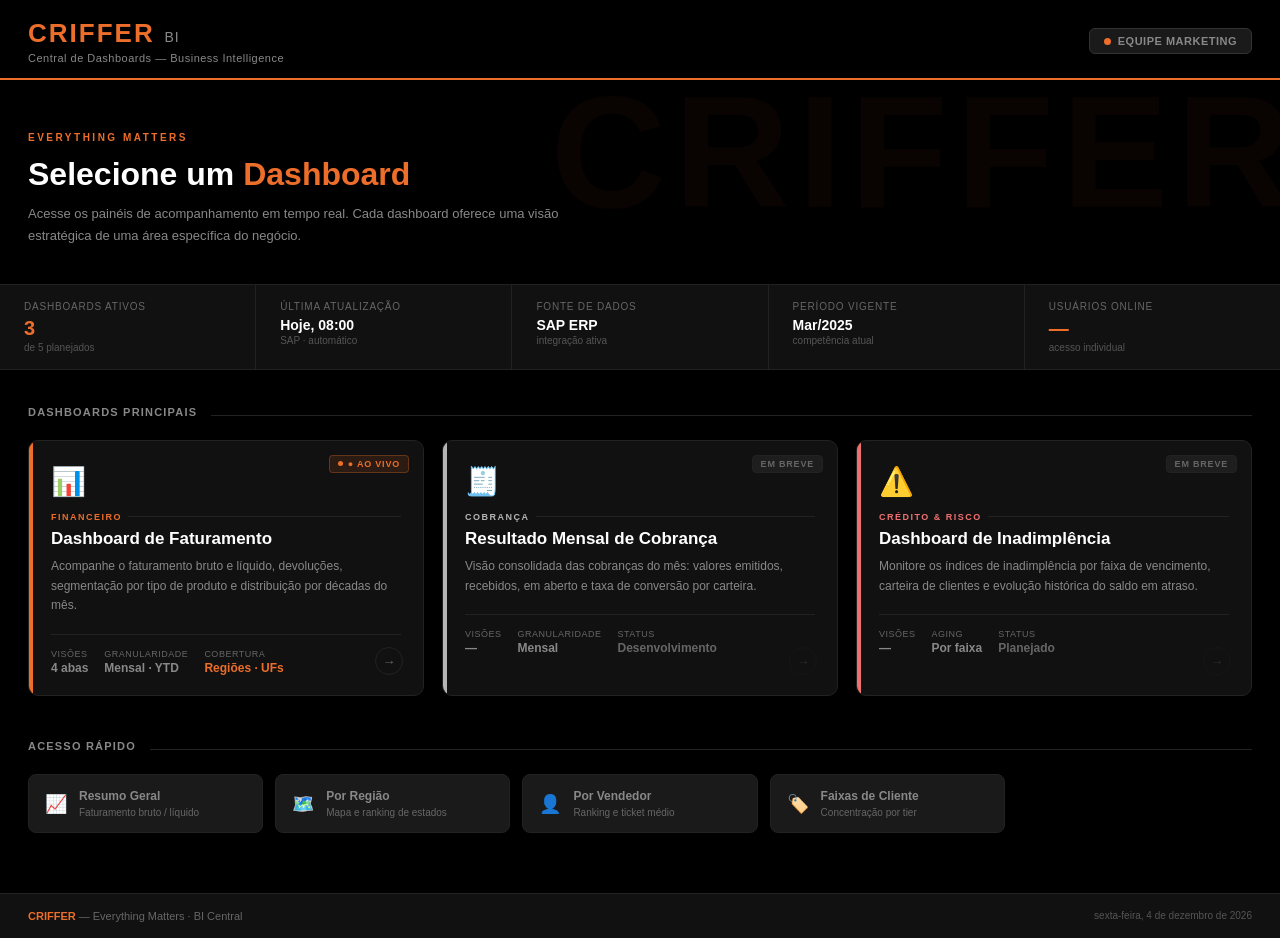
<file: Pagina Inicial/Modelo de pagina inicial.html>
<!DOCTYPE html>
<html lang="pt-BR">
<head>
    <meta charset="UTF-8">
    <meta name="viewport" content="width=device-width, initial-scale=1.0">
    <title>CRIFFER — Central de Dashboards</title>
    <style>
        :root {
            --bg-dash: #000;
            --bg-panel: #111;
            --bg-input: #1a1a1a;
            --border: #222;
            --border-strong: #333;
            --text-main: #fff;
            --text-muted: #888;
            --text-label: #666;
            --text-sub: #555;
            --accent: #ec6e2a;
            --neg: #f07070;
            --gray-bar: #525252;
            --salmon: #ffbb96;
        }

        * { box-sizing: border-box; margin: 0; padding: 0; }

        body {
            background: var(--bg-dash);
            color: var(--text-main);
            font-family: Tahoma, sans-serif;
            min-height: 100vh;
        }

        /* ── HEADER ── */
        .header {
            background: var(--bg-dash);
            border-bottom: 2px solid var(--accent);
            padding: 18px 28px 14px;
            display: flex;
            align-items: center;
            justify-content: space-between;
        }
        .logo {
            font-size: 26px;
            font-weight: 900;
            letter-spacing: 2px;
            color: var(--accent);
            font-family: 'Arial Black', Arial, sans-serif;
            text-transform: uppercase;
        }
        .logo span { color: #fff; }
        .header-sub {
            font-size: 11px;
            color: var(--text-muted);
            margin-top: 3px;
            letter-spacing: 0.5px;
        }
        .header-right {
            display: flex;
            align-items: center;
            gap: 12px;
        }
        .badge-user {
            background: var(--bg-input);
            border: 1px solid var(--border-strong);
            color: var(--text-muted);
            font-size: 11px;
            padding: 6px 14px;
            border-radius: 6px;
            display: flex;
            align-items: center;
            gap: 7px;
            text-transform: uppercase;
            font-weight: 700;
            letter-spacing: 0.5px;
        }
        .badge-user::before {
            content: '';
            width: 7px; height: 7px;
            border-radius: 50%;
            background: var(--accent);
            display: inline-block;
        }

        /* ── HERO SECTION ── */
        .hero {
            padding: 52px 28px 36px;
            border-bottom: 1px solid var(--border);
            position: relative;
            overflow: hidden;
        }
        .hero::before {
            content: 'CRIFFER';
            position: absolute;
            right: -20px;
            top: -20px;
            font-size: 160px;
            font-weight: 900;
            color: rgba(236,110,42,0.04);
            letter-spacing: 8px;
            font-family: 'Arial Black', Arial, sans-serif;
            pointer-events: none;
            user-select: none;
        }
        .hero-eyebrow {
            font-size: 10px;
            color: var(--accent);
            text-transform: uppercase;
            letter-spacing: 2.5px;
            font-weight: 700;
            margin-bottom: 12px;
        }
        .hero-title {
            font-size: 32px;
            font-weight: 700;
            color: #fff;
            line-height: 1.2;
            margin-bottom: 10px;
        }
        .hero-title span { color: var(--accent); }
        .hero-desc {
            font-size: 13px;
            color: var(--text-muted);
            max-width: 560px;
            line-height: 1.7;
        }

        /* ── STATS BAR ── */
        .stats-bar {
            display: flex;
            gap: 0;
            border-bottom: 1px solid var(--border);
            background: var(--bg-panel);
            overflow-x: auto;
        }
        .stat-item {
            flex: 1;
            min-width: 140px;
            padding: 16px 24px;
            border-right: 1px solid var(--border);
            position: relative;
        }
        .stat-item:last-child { border-right: none; }
        .stat-item::before {
            content: '';
            position: absolute;
            top: 0; left: 0;
            width: 100%; height: 2px;
            background: transparent;
            transition: background 0.3s;
        }
        .stat-item:hover::before { background: var(--accent); }
        .stat-label {
            font-size: 10px;
            color: var(--text-label);
            text-transform: uppercase;
            letter-spacing: 0.8px;
            margin-bottom: 5px;
        }
        .stat-value {
            font-size: 20px;
            font-weight: 700;
            color: var(--text-main);
        }
        .stat-value.orange { color: var(--accent); }
        .stat-sub {
            font-size: 10px;
            color: var(--text-sub);
            margin-top: 2px;
        }

        /* ── MAIN CONTENT ── */
        .main {
            padding: 36px 28px 60px;
        }

        .section-header {
            display: flex;
            align-items: baseline;
            gap: 14px;
            margin-bottom: 22px;
        }
        .section-title {
            font-size: 11px;
            color: var(--text-muted);
            text-transform: uppercase;
            letter-spacing: 1.2px;
            font-weight: 600;
        }
        .section-line {
            flex: 1;
            height: 1px;
            background: var(--border);
        }

        /* ── DASHBOARD GRID ── */
        .dash-grid {
            display: grid;
            grid-template-columns: repeat(auto-fill, minmax(300px, 1fr));
            gap: 18px;
            margin-bottom: 44px;
        }

        .dash-card {
            background: var(--bg-panel);
            border: 1px solid var(--border);
            border-radius: 10px;
            padding: 24px 22px 20px;
            cursor: pointer;
            position: relative;
            overflow: hidden;
            transition: border-color 0.25s, transform 0.2s, box-shadow 0.25s;
            text-decoration: none;
            display: block;
        }
        .dash-card::before {
            content: '';
            position: absolute;
            top: 0; left: 0;
            width: 4px; height: 100%;
            background: var(--card-accent, var(--accent));
            transition: width 0.25s;
        }
        .dash-card:hover {
            border-color: var(--card-accent, var(--accent));
            transform: translateY(-2px);
            box-shadow: 0 8px 32px rgba(0,0,0,0.5);
        }
        .dash-card:hover::before { width: 6px; }

        .dash-card-icon {
            font-size: 28px;
            margin-bottom: 14px;
            display: block;
        }
        .dash-card-tag {
            font-size: 9px;
            font-weight: 700;
            text-transform: uppercase;
            letter-spacing: 1.5px;
            color: var(--card-accent, var(--accent));
            margin-bottom: 6px;
            display: flex;
            align-items: center;
            gap: 6px;
        }
        .dash-card-tag::after {
            content: '';
            flex: 1;
            height: 1px;
            background: var(--border);
        }
        .dash-card-title {
            font-size: 17px;
            font-weight: 700;
            color: var(--text-main);
            margin-bottom: 8px;
            line-height: 1.25;
        }
        .dash-card-desc {
            font-size: 12px;
            color: var(--text-muted);
            line-height: 1.65;
            margin-bottom: 18px;
        }
        .dash-card-metrics {
            display: flex;
            gap: 16px;
            flex-wrap: wrap;
            padding-top: 14px;
            border-top: 1px solid var(--border);
        }
        .dash-metric {
            display: flex;
            flex-direction: column;
            gap: 2px;
        }
        .dash-metric-label {
            font-size: 9px;
            color: var(--text-label);
            text-transform: uppercase;
            letter-spacing: 0.5px;
        }
        .dash-metric-val {
            font-size: 12px;
            font-weight: 700;
            color: var(--text-muted);
        }
        .dash-metric-val.accent { color: var(--card-accent, var(--accent)); }

        .dash-card-arrow {
            position: absolute;
            bottom: 20px;
            right: 20px;
            width: 28px; height: 28px;
            border-radius: 50%;
            border: 1px solid var(--border);
            display: flex;
            align-items: center;
            justify-content: center;
            font-size: 13px;
            color: var(--text-label);
            transition: background 0.2s, border-color 0.2s, color 0.2s;
        }
        .dash-card:hover .dash-card-arrow {
            background: var(--card-accent, var(--accent));
            border-color: var(--card-accent, var(--accent));
            color: #fff;
        }

        /* STATUS BADGE */
        .status-badge {
            display: inline-flex;
            align-items: center;
            gap: 5px;
            font-size: 9px;
            font-weight: 700;
            text-transform: uppercase;
            letter-spacing: 0.8px;
            padding: 3px 8px;
            border-radius: 4px;
            position: absolute;
            top: 14px;
            right: 14px;
        }
        .status-badge.live {
            background: rgba(236,110,42,0.12);
            color: var(--accent);
            border: 1px solid rgba(236,110,42,0.3);
        }
        .status-badge.live::before {
            content: '';
            width: 5px; height: 5px;
            border-radius: 50%;
            background: var(--accent);
            animation: pulse 1.5s infinite;
        }
        .status-badge.soon {
            background: rgba(82,82,82,0.2);
            color: var(--text-label);
            border: 1px solid var(--border);
        }
        .status-badge.new {
            background: rgba(255,187,150,0.12);
            color: var(--salmon);
            border: 1px solid rgba(255,187,150,0.3);
        }

        @keyframes pulse {
            0%, 100% { opacity: 1; }
            50% { opacity: 0.3; }
        }

        /* ── QUICK ACCESS ── */
        .quick-grid {
            display: grid;
            grid-template-columns: repeat(auto-fill, minmax(200px, 1fr));
            gap: 12px;
        }
        .quick-btn {
            background: var(--bg-input);
            border: 1px solid var(--border);
            border-radius: 8px;
            padding: 14px 16px;
            display: flex;
            align-items: center;
            gap: 12px;
            cursor: pointer;
            transition: border-color 0.2s, background 0.2s;
            text-decoration: none;
        }
        .quick-btn:hover {
            border-color: var(--accent);
            background: var(--bg-panel);
        }
        .quick-btn-icon {
            font-size: 18px;
            flex-shrink: 0;
        }
        .quick-btn-label {
            font-size: 12px;
            color: var(--text-muted);
            font-weight: 600;
            line-height: 1.3;
        }
        .quick-btn-sub {
            font-size: 10px;
            color: var(--text-label);
            margin-top: 2px;
        }

        /* ── FOOTER ── */
        .footer {
            border-top: 1px solid var(--border);
            padding: 16px 28px;
            display: flex;
            align-items: center;
            justify-content: space-between;
            background: var(--bg-panel);
        }
        .footer-brand {
            font-size: 11px;
            color: var(--text-label);
        }
        .footer-brand strong { color: var(--accent); }
        .footer-date {
            font-size: 10px;
            color: var(--text-sub);
        }

        @media (max-width: 700px) {
            .hero::before { display: none; }
            .hero-title { font-size: 24px; }
            .stats-bar { flex-wrap: wrap; }
            .dash-grid { grid-template-columns: 1fr; }
            .quick-grid { grid-template-columns: 1fr 1fr; }
        }
    </style>
</head>
<body>

<!-- HEADER -->
<div class="header">
    <div>
        <div class="logo">CRIFFER<span style="color:var(--text-muted);font-weight:400;font-size:14px;letter-spacing:1px;"> &nbsp;BI</span></div>
        <div class="header-sub">Central de Dashboards — Business Intelligence</div>
    </div>
    <div class="header-right">
        <div class="badge-user">Equipe Marketing</div>
    </div>
</div>

<!-- HERO -->
<div class="hero">
    <div class="hero-eyebrow">Everything Matters</div>
    <div class="hero-title">Selecione um <span>Dashboard</span></div>
    <div class="hero-desc">Acesse os painéis de acompanhamento em tempo real. Cada dashboard oferece uma visão estratégica de uma área específica do negócio.</div>
</div>

<!-- STATS BAR -->
<div class="stats-bar">
    <div class="stat-item">
        <div class="stat-label">Dashboards Ativos</div>
        <div class="stat-value orange">3</div>
        <div class="stat-sub">de 5 planejados</div>
    </div>
    <div class="stat-item">
        <div class="stat-label">Última Atualização</div>
        <div class="stat-value" style="font-size:14px">Hoje, 08:00</div>
        <div class="stat-sub">SAP · automático</div>
    </div>
    <div class="stat-item">
        <div class="stat-label">Fonte de Dados</div>
        <div class="stat-value" style="font-size:14px">SAP ERP</div>
        <div class="stat-sub">integração ativa</div>
    </div>
    <div class="stat-item">
        <div class="stat-label">Período Vigente</div>
        <div class="stat-value" style="font-size:14px">Mar/2025</div>
        <div class="stat-sub">competência atual</div>
    </div>
    <div class="stat-item">
        <div class="stat-label">Usuários Online</div>
        <div class="stat-value orange">—</div>
        <div class="stat-sub">acesso individual</div>
    </div>
</div>

<!-- MAIN -->
<div class="main">

    <!-- DASHBOARDS PRINCIPAIS -->
    <div class="section-header">
        <div class="section-title">Dashboards Principais</div>
        <div class="section-line"></div>
    </div>

    <div class="dash-grid">

        <!-- FATURAMENTO -->
        <a href="index.html" class="dash-card" style="--card-accent: #ec6e2a;">
            <span class="status-badge live">● Ao vivo</span>
            <span class="dash-card-icon">📊</span>
            <div class="dash-card-tag">Financeiro</div>
            <div class="dash-card-title">Dashboard de Faturamento</div>
            <div class="dash-card-desc">Acompanhe o faturamento bruto e líquido, devoluções, segmentação por tipo de produto e distribuição por décadas do mês.</div>
            <div class="dash-card-metrics">
                <div class="dash-metric">
                    <div class="dash-metric-label">Visões</div>
                    <div class="dash-metric-val">4 abas</div>
                </div>
                <div class="dash-metric">
                    <div class="dash-metric-label">Granularidade</div>
                    <div class="dash-metric-val">Mensal · YTD</div>
                </div>
                <div class="dash-metric">
                    <div class="dash-metric-label">Cobertura</div>
                    <div class="dash-metric-val accent">Regiões · UFs</div>
                </div>
            </div>
            <div class="dash-card-arrow">→</div>
        </a>

        <!-- RESULTADO MENSAL DE COBRANÇA -->
        <a href="#" class="dash-card" style="--card-accent: #b5b5b5;" onclick="return false;">
            <span class="status-badge soon">Em breve</span>
            <span class="dash-card-icon">🧾</span>
            <div class="dash-card-tag">Cobrança</div>
            <div class="dash-card-title">Resultado Mensal de Cobrança</div>
            <div class="dash-card-desc">Visão consolidada das cobranças do mês: valores emitidos, recebidos, em aberto e taxa de conversão por carteira.</div>
            <div class="dash-card-metrics">
                <div class="dash-metric">
                    <div class="dash-metric-label">Visões</div>
                    <div class="dash-metric-val">—</div>
                </div>
                <div class="dash-metric">
                    <div class="dash-metric-label">Granularidade</div>
                    <div class="dash-metric-val">Mensal</div>
                </div>
                <div class="dash-metric">
                    <div class="dash-metric-label">Status</div>
                    <div class="dash-metric-val" style="color:var(--text-label)">Desenvolvimento</div>
                </div>
            </div>
            <div class="dash-card-arrow" style="opacity:0.3">→</div>
        </a>

        <!-- INADIMPLÊNCIA -->
        <a href="#" class="dash-card" style="--card-accent: #f07070;" onclick="return false;">
            <span class="status-badge soon">Em breve</span>
            <span class="dash-card-icon">⚠️</span>
            <div class="dash-card-tag">Crédito & Risco</div>
            <div class="dash-card-title">Dashboard de Inadimplência</div>
            <div class="dash-card-desc">Monitore os índices de inadimplência por faixa de vencimento, carteira de clientes e evolução histórica do saldo em atraso.</div>
            <div class="dash-card-metrics">
                <div class="dash-metric">
                    <div class="dash-metric-label">Visões</div>
                    <div class="dash-metric-val">—</div>
                </div>
                <div class="dash-metric">
                    <div class="dash-metric-label">Aging</div>
                    <div class="dash-metric-val">Por faixa</div>
                </div>
                <div class="dash-metric">
                    <div class="dash-metric-label">Status</div>
                    <div class="dash-metric-val" style="color:var(--text-label)">Planejado</div>
                </div>
            </div>
            <div class="dash-card-arrow" style="opacity:0.3">→</div>
        </a>

    </div>

    <!-- ACESSO RÁPIDO -->
    <div class="section-header">
        <div class="section-title">Acesso Rápido</div>
        <div class="section-line"></div>
    </div>

    <div class="quick-grid">
        <a href="index.html" class="quick-btn">
            <div class="quick-btn-icon">📈</div>
            <div>
                <div class="quick-btn-label">Resumo Geral</div>
                <div class="quick-btn-sub">Faturamento bruto / líquido</div>
            </div>
        </a>
        <a href="index.html" class="quick-btn">
            <div class="quick-btn-icon">🗺️</div>
            <div>
                <div class="quick-btn-label">Por Região</div>
                <div class="quick-btn-sub">Mapa e ranking de estados</div>
            </div>
        </a>
        <a href="index.html" class="quick-btn">
            <div class="quick-btn-icon">👤</div>
            <div>
                <div class="quick-btn-label">Por Vendedor</div>
                <div class="quick-btn-sub">Ranking e ticket médio</div>
            </div>
        </a>
        <a href="index.html" class="quick-btn">
            <div class="quick-btn-icon">🏷️</div>
            <div>
                <div class="quick-btn-label">Faixas de Cliente</div>
                <div class="quick-btn-sub">Concentração por tier</div>
            </div>
        </a>
    </div>

</div>

<!-- FOOTER -->
<div class="footer">
    <div class="footer-brand"><strong>CRIFFER</strong> — Everything Matters · BI Central</div>
    <div class="footer-date" id="footer-date"></div>
</div>

<script>
    const now = new Date();
    document.getElementById('footer-date').textContent =
        now.toLocaleDateString('pt-BR', { weekday: 'long', year: 'numeric', month: 'long', day: 'numeric' });
</script>

</body>
</html>
</file>
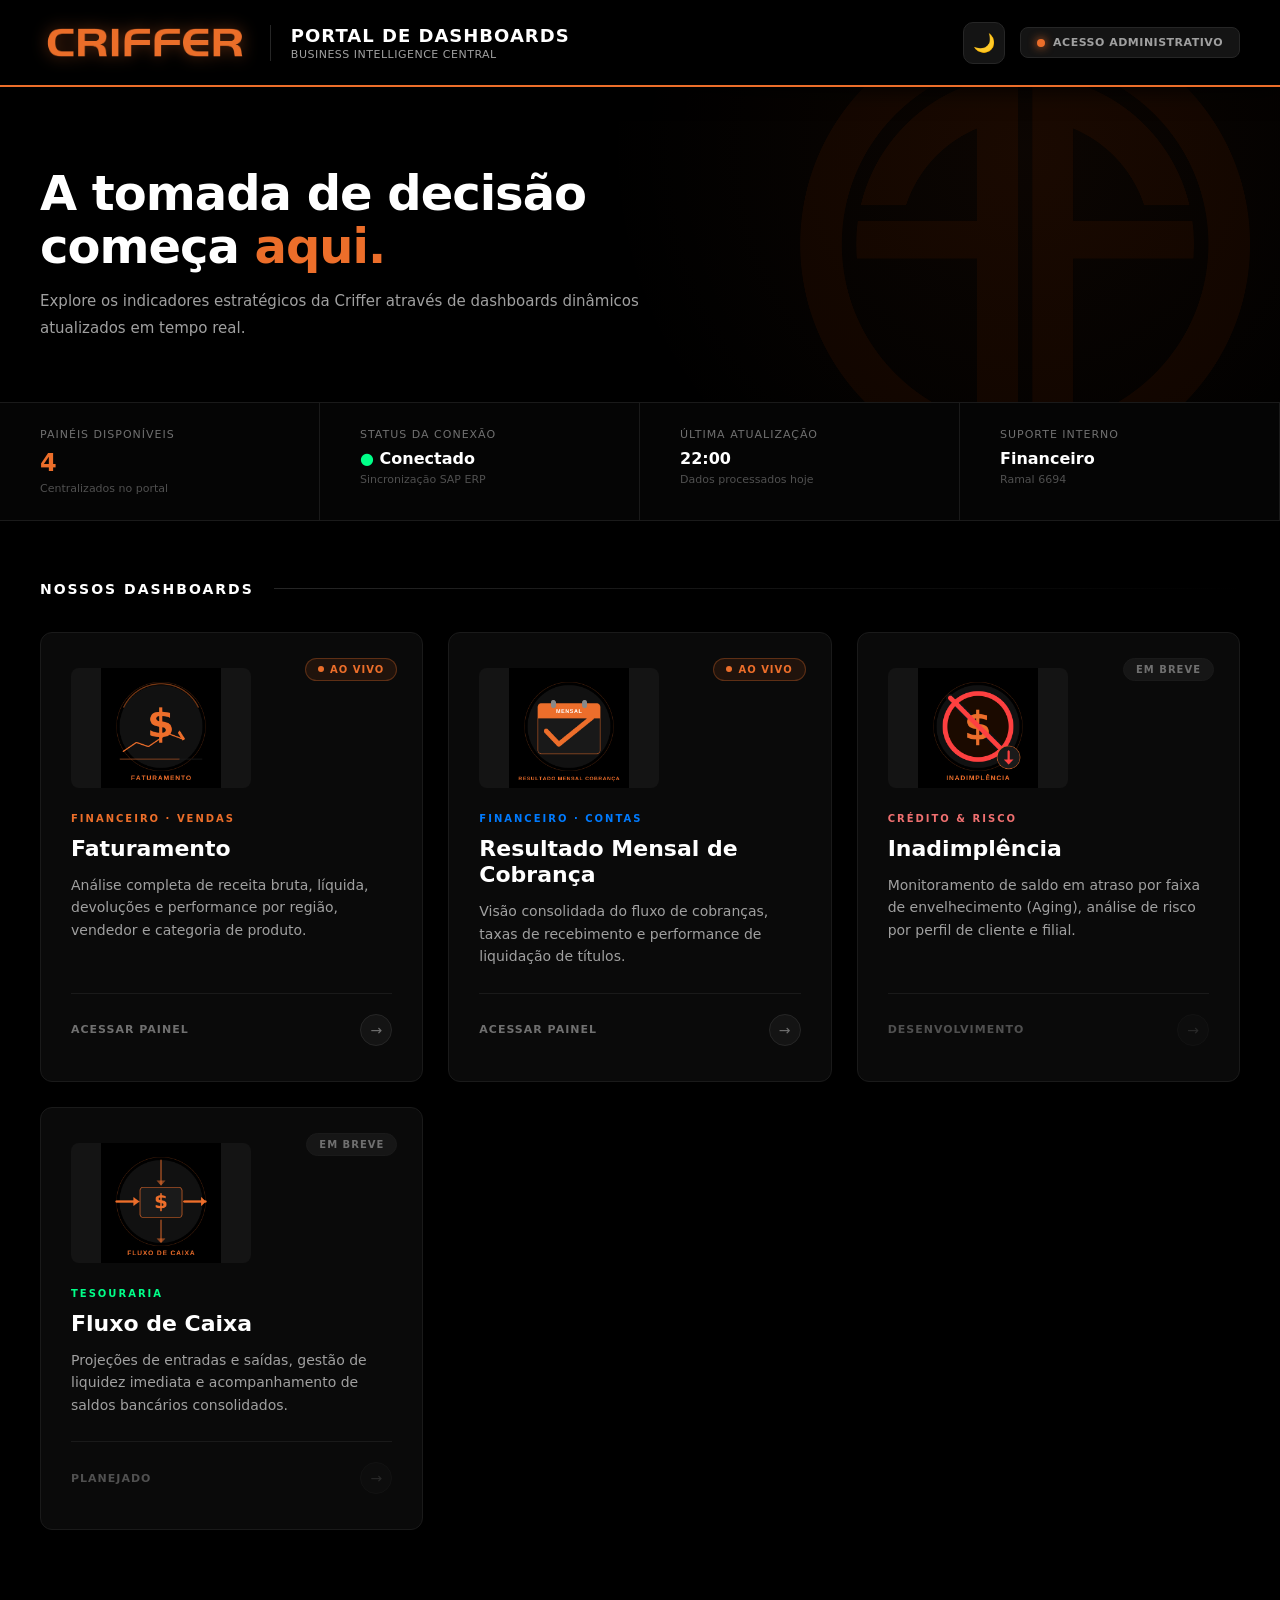
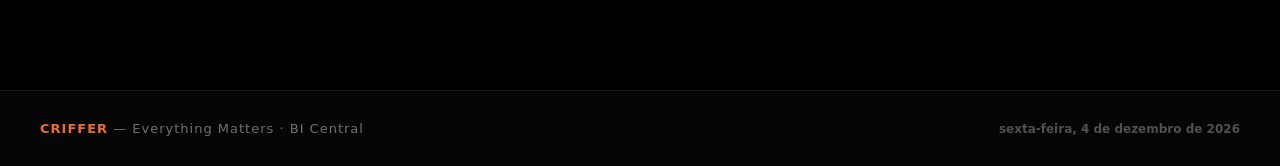
<file: Pagina Inicial/Portal Dashboard.html>
<!DOCTYPE html>
<html lang="pt-BR">
<head>
    <meta charset="UTF-8">
    <meta name="viewport" content="width=device-width, initial-scale=1.0">
    <title>CRIFFER — Central de Dashboards</title>
    <style>
        :root {
            --bg-dash: #000;
            --bg-panel: #0a0a0a;
            --bg-input: #141414;
            --border: #1a1a1a;
            --border-strong: #262626;
            --text-main: #ffffff;
            --text-muted: #a0a0a0;
            --text-label: #707070;
            --text-sub: #505050;
            --accent: #ec6e2a;
            --accent-glow: rgba(236, 110, 42, 0.4);
            --neg: #f07070;
            --gray-bar: #525252;
            --salmon: #ffbb96;
            
            /* Adicionais para o Switch */
            --bg-stats: #050505;
            --bg-footer: #050505;
            --hero-opacity: 0.06;
            --card-hover-bg: #0f0f0f;
            --shadow: rgba(0,0,0,0.8);
        }

        body.light-mode {
            --bg-dash: #F8F9FA;
            --bg-panel: #ffffff;
            --bg-input: #ebebeb;
            --border: #e0e0e0;
            --border-strong: #d1d1d1;
            --text-main: #1a1a1a;
            --text-muted: #555555;
            --text-label: #777777;
            --text-sub: #999999;
            --bg-stats: #f0f0f0;
            --bg-footer: #f0f0f0;
            --hero-opacity: 0.03;
            --card-hover-bg: #fdfdfd;
            --shadow: rgba(0,0,0,0.1);
        }

        * { 
            box-sizing: border-box; 
            margin: 0; 
            padding: 0; 
            -webkit-font-smoothing: antialiased;
            -moz-osx-font-smoothing: grayscale;
        }

        body {
            background: var(--bg-dash);
            color: var(--text-main);
            font-family: 'Tahoma', system-ui, -apple-system, sans-serif;
            min-height: 100vh;
            overflow-x: hidden;
        }

        /* ── HEADER ── */
        .header {
            background: #000;
            border-bottom: 2px solid var(--accent);
            padding: 20px 40px;
            display: flex;
            align-items: center;
            justify-content: space-between;
            position: sticky;
            top: 0;
            z-index: 100;
            box-shadow: 0 4px 20px rgba(0,0,0,0.8);
        }
        .header-left {
            display: flex;
            align-items: center;
            gap: 20px;
        }
        .logo-img {
            height: 45px;
            width: auto;
            filter: drop-shadow(0 0 8px var(--accent-glow));
        }
        .logo-text-container {
            border-left: 1px solid var(--border-strong);
            padding-left: 20px;
        }
        .header-title {
            font-size: 18px;
            font-weight: 800;
            letter-spacing: 1px;
            color: #fff;
            text-transform: uppercase;
        }
        .header-sub {
            font-size: 11px;
            color: var(--text-muted);
            margin-top: 2px;
            letter-spacing: 0.5px;
            text-transform: uppercase;
        }
        .header-right {
            display: flex;
            align-items: center;
            gap: 15px;
        }
        .badge-user {
            background: var(--bg-input);
            border: 1px solid var(--border-strong);
            color: var(--text-muted);
            font-size: 11px;
            padding: 8px 16px;
            border-radius: 8px;
            display: flex;
            align-items: center;
            gap: 8px;
            text-transform: uppercase;
            font-weight: 700;
            letter-spacing: 0.5px;
        }
        .badge-user::before {
            content: '';
            width: 8px; height: 8px;
            border-radius: 50%;
            background: var(--accent);
            display: inline-block;
            box-shadow: 0 0 10px var(--accent);
        }

        /* ── HERO SECTION ── */
        .hero {
            padding: 80px 40px 60px;
            position: relative;
            overflow: hidden;
            background: radial-gradient(circle at 80% 20%, rgba(236,110,42,0.05) 0%, transparent 40%);
        }
        .hero::after {
            content: '';
            position: absolute;
            right: 30px;
            top: 50%;
            transform: translateY(-50%);
            width: 450px;
            height: 450px;
            background: url("FF Logo Laranja.png") no-repeat center;
            background-size: contain;
            opacity: var(--hero-opacity);
            pointer-events: none;
            user-select: none;
            z-index: 0;
            transition: opacity 0.3s;
        }
        .hero-content {
            position: relative;
            z-index: 1;
        }
        .hero-eyebrow {
            font-size: 12px;
            color: var(--accent);
            text-transform: uppercase;
            letter-spacing: 4px;
            font-weight: 700;
            margin-bottom: 15px;
            display: inline-block;
            border-bottom: 2px solid var(--accent);
            padding-bottom: 5px;
        }
        .hero-title {
            font-size: 48px;
            font-weight: 700;
            color: var(--text-main);
            line-height: 1.1;
            margin-bottom: 15px;
            letter-spacing: -1px;
        }
        .hero-title span { 
            color: var(--accent);
            position: relative;
        }
        .hero-desc {
            font-size: 15px;
            color: var(--text-muted);
            max-width: 600px;
            line-height: 1.8;
        }

        /* ── STATS BAR ── */
        .stats-bar {
            display: flex;
            background: var(--bg-stats);
            border-top: 1px solid var(--border);
            border-bottom: 1px solid var(--border);
            overflow-x: auto;
            transition: background 0.3s, border 0.3s;
        }
        .stat-item {
            flex: 1;
            min-width: 180px;
            padding: 25px 40px;
            border-right: 1px solid var(--border);
            transition: background 0.3s;
        }
        .stat-item:hover {
            background: var(--bg-panel);
        }
        .stat-label {
            font-size: 11px;
            color: var(--text-label);
            text-transform: uppercase;
            letter-spacing: 1px;
            margin-bottom: 8px;
        }
        .stat-value {
            font-size: 24px;
            font-weight: 700;
            color: var(--text-main);
        }
        .stat-value.orange { color: var(--accent); }
        .stat-sub {
            font-size: 11px;
            color: var(--text-sub);
            margin-top: 5px;
        }

        /* ── MAIN CONTENT ── */
        .main {
            padding: 60px 40px 100px;
            max-width: 1600px;
            margin: 0 auto;
        }

        .section-header {
            display: flex;
            align-items: center;
            gap: 20px;
            margin-bottom: 35px;
        }
        .section-title {
            font-size: 14px;
            color: var(--text-main);
            text-transform: uppercase;
            letter-spacing: 2px;
            font-weight: 700;
            white-space: nowrap;
        }
        .section-line {
            flex: 1;
            height: 1px;
            background: linear-gradient(to right, var(--border-strong), transparent);
        }

        /* ── DASHBOARD GRID ── */
        .dash-grid {
            display: grid;
            grid-template-columns: repeat(auto-fill, minmax(360px, 1fr));
            gap: 25px;
            margin-bottom: 60px;
        }

        .dash-card {
            background: var(--bg-panel);
            border: 1px solid var(--border);
            border-radius: 12px;
            padding: 35px 30px;
            cursor: pointer;
            position: relative;
            overflow: hidden;
            transition: all 0.4s cubic-bezier(0.165, 0.84, 0.44, 1);
            text-decoration: none;
            display: flex;
            flex-direction: column;
            height: 100%;
        }
        .dash-card::before {
            content: '';
            position: absolute;
            top: 0; left: 0; bottom: 0;
            width: 0;
            background: var(--card-accent, var(--accent));
            transition: width 0.4s cubic-bezier(0.165, 0.84, 0.44, 1);
            opacity: 0.8;
        }
        .dash-card:hover {
            border-color: var(--card-accent, var(--accent));
            transform: translateY(-8px);
            box-shadow: 0 20px 40px var(--shadow), 0 0 15px rgba(236,110,42,0.1);
            background: var(--card-hover-bg);
        }
        .dash-card:hover::before { width: 4px; }

        .dash-card-icon {
            width: 180px;
            height: 120px;
            margin-bottom: 25px;
            transition: transform 0.3s;
            display: flex;
            align-items: center;
            justify-content: flex-start;
            border-radius: 8px;
            overflow: hidden;
            background: var(--bg-input);
        }
        .dash-card-icon img {
            width: 100%;
            height: 100%;
            object-fit: contain;
        }
        .dash-card:hover .dash-card-icon {
            transform: scale(1.1) rotate(-5deg);
        }

        .dash-card-tag {
            font-size: 10px;
            font-weight: 800;
            text-transform: uppercase;
            letter-spacing: 2px;
            color: var(--card-accent, var(--accent));
            margin-bottom: 12px;
            display: flex;
            align-items: center;
            gap: 10px;
        }
        .dash-card-title {
            font-size: 22px;
            font-weight: 700;
            color: var(--text-main);
            margin-bottom: 12px;
            line-height: 1.2;
        }
        .dash-card-desc {
            font-size: 14px;
            color: var(--text-muted);
            line-height: 1.6;
            margin-bottom: 25px;
            flex-grow: 1;
        }
        
        .dash-card-footer {
            display: flex;
            align-items: center;
            justify-content: space-between;
            padding-top: 20px;
            border-top: 1px solid var(--border);
        }

        .dash-status-text {
            font-size: 11px;
            font-weight: 700;
            color: var(--text-label);
            text-transform: uppercase;
            letter-spacing: 1px;
        }

        .dash-card-arrow {
            width: 32px; height: 32px;
            border-radius: 50%;
            background: var(--bg-input);
            border: 1px solid var(--border-strong);
            display: flex;
            align-items: center;
            justify-content: center;
            font-size: 14px;
            color: var(--text-label);
            transition: all 0.3s;
        }
        .dash-card:hover .dash-card-arrow {
            background: var(--card-accent, var(--accent));
            border-color: var(--card-accent, var(--accent));
            color: #fff;
            transform: translateX(5px);
        }

        /* STATUS BADGE */
        .status-badge {
            display: inline-flex;
            align-items: center;
            gap: 6px;
            font-size: 10px;
            font-weight: 800;
            text-transform: uppercase;
            letter-spacing: 1px;
            padding: 5px 12px;
            border-radius: 20px;
            position: absolute;
            top: 25px;
            right: 25px;
        }
        .status-badge.live {
            background: rgba(236,110,42,0.1);
            color: var(--accent);
            border: 1px solid rgba(236,110,42,0.3);
        }
        .status-badge.live::before {
            content: '';
            width: 6px; height: 6px;
            border-radius: 50%;
            background: var(--accent);
            animation: pulse 2s infinite;
        }
        .status-badge.soon {
            background: rgba(255,255,255,0.05);
            color: var(--text-label);
            border: 1px solid var(--border);
        }

        @keyframes pulse {
            0% { transform: scale(0.95); box-shadow: 0 0 0 0 rgba(236,110,42, 0.7); }
            70% { transform: scale(1); box-shadow: 0 0 0 10px rgba(236,110,42, 0); }
            100% { transform: scale(0.95); box-shadow: 0 0 0 0 rgba(236,110,42, 0); }
        }

        /* ── FOOTER ── */
        .footer {
            border-top: 1px solid var(--border);
            padding: 30px 40px;
            display: flex;
            align-items: center;
            justify-content: space-between;
            background: var(--bg-footer);
            transition: background 0.3s;
        }
        .footer-brand {
            font-size: 13px;
            color: var(--text-label);
            letter-spacing: 1px;
        }
        .footer-brand strong { color: var(--accent); }
        .footer-date {
            font-size: 12px;
            color: var(--text-sub);
            font-weight: 600;
        }

        /* RESPONSIVITY */
        @media (max-width: 900px) {
            .header { padding: 15px 25px; }
            .hero { padding: 60px 25px 40px; }
            .hero-title { font-size: 36px; }
            .main { padding: 40px 25px; }
            .dash-grid { grid-template-columns: 1fr; }
            .stat-item { padding: 20px 25px; }
        }

        /* ANIMATIONS */
        @keyframes fadeIn {
            from { opacity: 0; transform: translateY(20px); }
            to { opacity: 1; transform: translateY(0); }
        }

        .dash-card {
            animation: fadeIn 0.6s ease-out forwards;
            opacity: 0;
        }
        .dash-card:nth-child(1) { animation-delay: 0.1s; }
        .dash-card:nth-child(2) { animation-delay: 0.2s; }
        .dash-card:nth-child(3) { animation-delay: 0.3s; }
        .dash-card:nth-child(4) { animation-delay: 0.4s; }

        /* THEME TOGGLE */
        .theme-toggle {
            background: var(--bg-input);
            border: 1px solid var(--border-strong);
            width: 42px;
            height: 42px;
            border-radius: 10px;
            display: flex;
            align-items: center;
            justify-content: center;
            cursor: pointer;
            transition: all 0.3s;
            color: var(--text-muted);
            font-size: 18px;
        }
        .theme-toggle:hover {
            background: var(--accent);
            color: #fff;
            border-color: var(--accent);
            transform: scale(1.05);
        }
        .theme-toggle .icon-sun { display: none; }
        .light-mode .theme-toggle .icon-sun { display: block; }
        .light-mode .theme-toggle .icon-moon { display: none; }

    </style>
</head>
<body>

<!-- HEADER -->
<div class="header">
    <div class="header-left">
        <img src="Criffer-logo.webp" alt="Criffer" class="logo-img">
        <div class="logo-text-container">
            <div class="header-title">Portal de Dashboards</div>
            <div class="header-sub">Business Intelligence Central</div>
        </div>
    </div>
    <div class="header-right">
        <div class="theme-toggle" id="theme-toggle" title="Alternar Modo Claro/Escuro">
            <span class="icon-moon">🌙</span>
            <span class="icon-sun">☀️</span>
        </div>
        <div class="badge-user">Acesso Administrativo</div>
    </div>
</div>

<!-- HERO -->
<div class="hero">
    <div class="hero-content">
        <h1 class="hero-title">A tomada de decisão <br>começa <span>aqui.</span></h1>
        <p class="hero-desc">Explore os indicadores estratégicos da Criffer através de dashboards dinâmicos atualizados em tempo real.</p>
    </div>
</div>

<!-- STATS BAR -->
<div class="stats-bar">
    <div class="stat-item">
        <div class="stat-label">Painéis Disponíveis</div>
        <div class="stat-value orange">4</div>
        <div class="stat-sub">Centralizados no portal</div>
    </div>
    <div class="stat-item">
        <div class="stat-label">Status da Conexão</div>
        <div class="stat-value" style="font-size:16px"><span style="color:#00ff88">●</span> Conectado</div>
        <div class="stat-sub">Sincronização SAP ERP</div>
    </div>
    <div class="stat-item">
        <div class="stat-label">Última Atualização</div>
        <div class="stat-value" style="font-size:16px" id="update-time">-- : --</div>
        <div class="stat-sub">Dados processados hoje</div>
    </div>
    <div class="stat-item">
        <div class="stat-label">Suporte Interno</div>
        <div class="stat-value" style="font-size:16px">Financeiro</div>
        <div class="stat-sub">Ramal 6694</div>
    </div>
</div>

<!-- MAIN CONTENT -->
<div class="main">

    <div class="section-header">
        <div class="section-title">Nossos Dashboards</div>
        <div class="section-line"></div>
    </div>

    <div class="dash-grid">

        <!-- FATURAMENTO -->
        <a href="../index.html" class="dash-card" style="--card-accent: #ec6e2a;">
            <span class="status-badge live">Ao vivo</span>
            <div class="dash-card-icon">
                <img src="Faturamento_dark.jpg" alt="Faturamento">
            </div>
            <div class="dash-card-tag">Financeiro · Vendas</div>
            <h2 class="dash-card-title">Faturamento</h2>
            <p class="dash-card-desc">Análise completa de receita bruta, líquida, devoluções e performance por região, vendedor e categoria de produto.</p>
            <div class="dash-card-footer">
                <span class="dash-status-text">Acessar Painel</span>
                <div class="dash-card-arrow">→</div>
            </div>
        </a>

        <!-- RESULTADO MENSAL DE COBRANÇA -->
        <a href="../Dashboard Cobrança Resultado/index.html" class="dash-card" style="--card-accent: #007bff;">
            <span class="status-badge live">Ao vivo</span>
            <div class="dash-card-icon">
                <img src="Resultado_Mensal_Cobranca_dark.jpg" alt="Cobrança">
            </div>
            <div class="dash-card-tag">Financeiro · Contas</div>
            <h2 class="dash-card-title">Resultado Mensal de Cobrança</h2>
            <p class="dash-card-desc">Visão consolidada do fluxo de cobranças, taxas de recebimento e performance de liquidação de títulos.</p>
            <div class="dash-card-footer">
                <span class="dash-status-text">Acessar Painel</span>
                <div class="dash-card-arrow">→</div>
            </div>
        </a>

        <!-- INADIMPLÊNCIA -->
        <a href="#" class="dash-card" style="--card-accent: #f07070;" onclick="return false;">
            <span class="status-badge soon">Em breve</span>
            <div class="dash-card-icon">
                <img src="Inadimplencia_dark.jpg" alt="Inadimplência">
            </div>
            <div class="dash-card-tag">Crédito & Risco</div>
            <h2 class="dash-card-title">Inadimplência</h2>
            <p class="dash-card-desc">Monitoramento de saldo em atraso por faixa de envelhecimento (Aging), análise de risco por perfil de cliente e filial.</p>
            <div class="dash-card-footer">
                <span class="dash-status-text" style="color:var(--text-sub)">Desenvolvimento</span>
                <div class="dash-card-arrow" style="opacity:0.3">→</div>
            </div>
        </a>

        <!-- FLUXO DE CAIXA -->
        <a href="#" class="dash-card" style="--card-accent: #00ff88;" onclick="return false;">
            <span class="status-badge soon">Em breve</span>
            <div class="dash-card-icon">
                <img src="Fluxo_de_Caixa_dark.jpg" alt="Fluxo de Caixa">
            </div>
            <div class="dash-card-tag">Tesouraria</div>
            <h2 class="dash-card-title">Fluxo de Caixa</h2>
            <p class="dash-card-desc">Projeções de entradas e saídas, gestão de liquidez imediata e acompanhamento de saldos bancários consolidados.</p>
            <div class="dash-card-footer">
                <span class="dash-status-text" style="color:var(--text-sub)">Planejado</span>
                <div class="dash-card-arrow" style="opacity:0.3">→</div>
            </div>
        </a>

    </div>

</div>

<!-- FOOTER -->
<div class="footer">
    <div class="footer-brand"><strong>CRIFFER</strong> — Everything Matters · BI Central</div>
    <div class="footer-date" id="footer-date"></div>
</div>

<script>
    // Atualiza data do rodapé
    const now = new Date();
    document.getElementById('footer-date').textContent =
        now.toLocaleDateString('pt-BR', { weekday: 'long', year: 'numeric', month: 'long', day: 'numeric' });

    // Atualiza hora de atualização (fictício para demo)
    document.getElementById('update-time').textContent = now.getHours().toString().padStart(2, '0') + ':00';

    // Lógica do Tema
    const themeToggle = document.getElementById('theme-toggle');
    const body = document.body;

    // Carrega preferência
    if (localStorage.getItem('theme') === 'light') {
        body.classList.add('light-mode');
    }

    themeToggle.addEventListener('click', () => {
        body.classList.toggle('light-mode');
        const isLight = body.classList.contains('light-mode');
        localStorage.setItem('theme', isLight ? 'light' : 'dark');
    });
</script>

</body>
</html>
</file>
